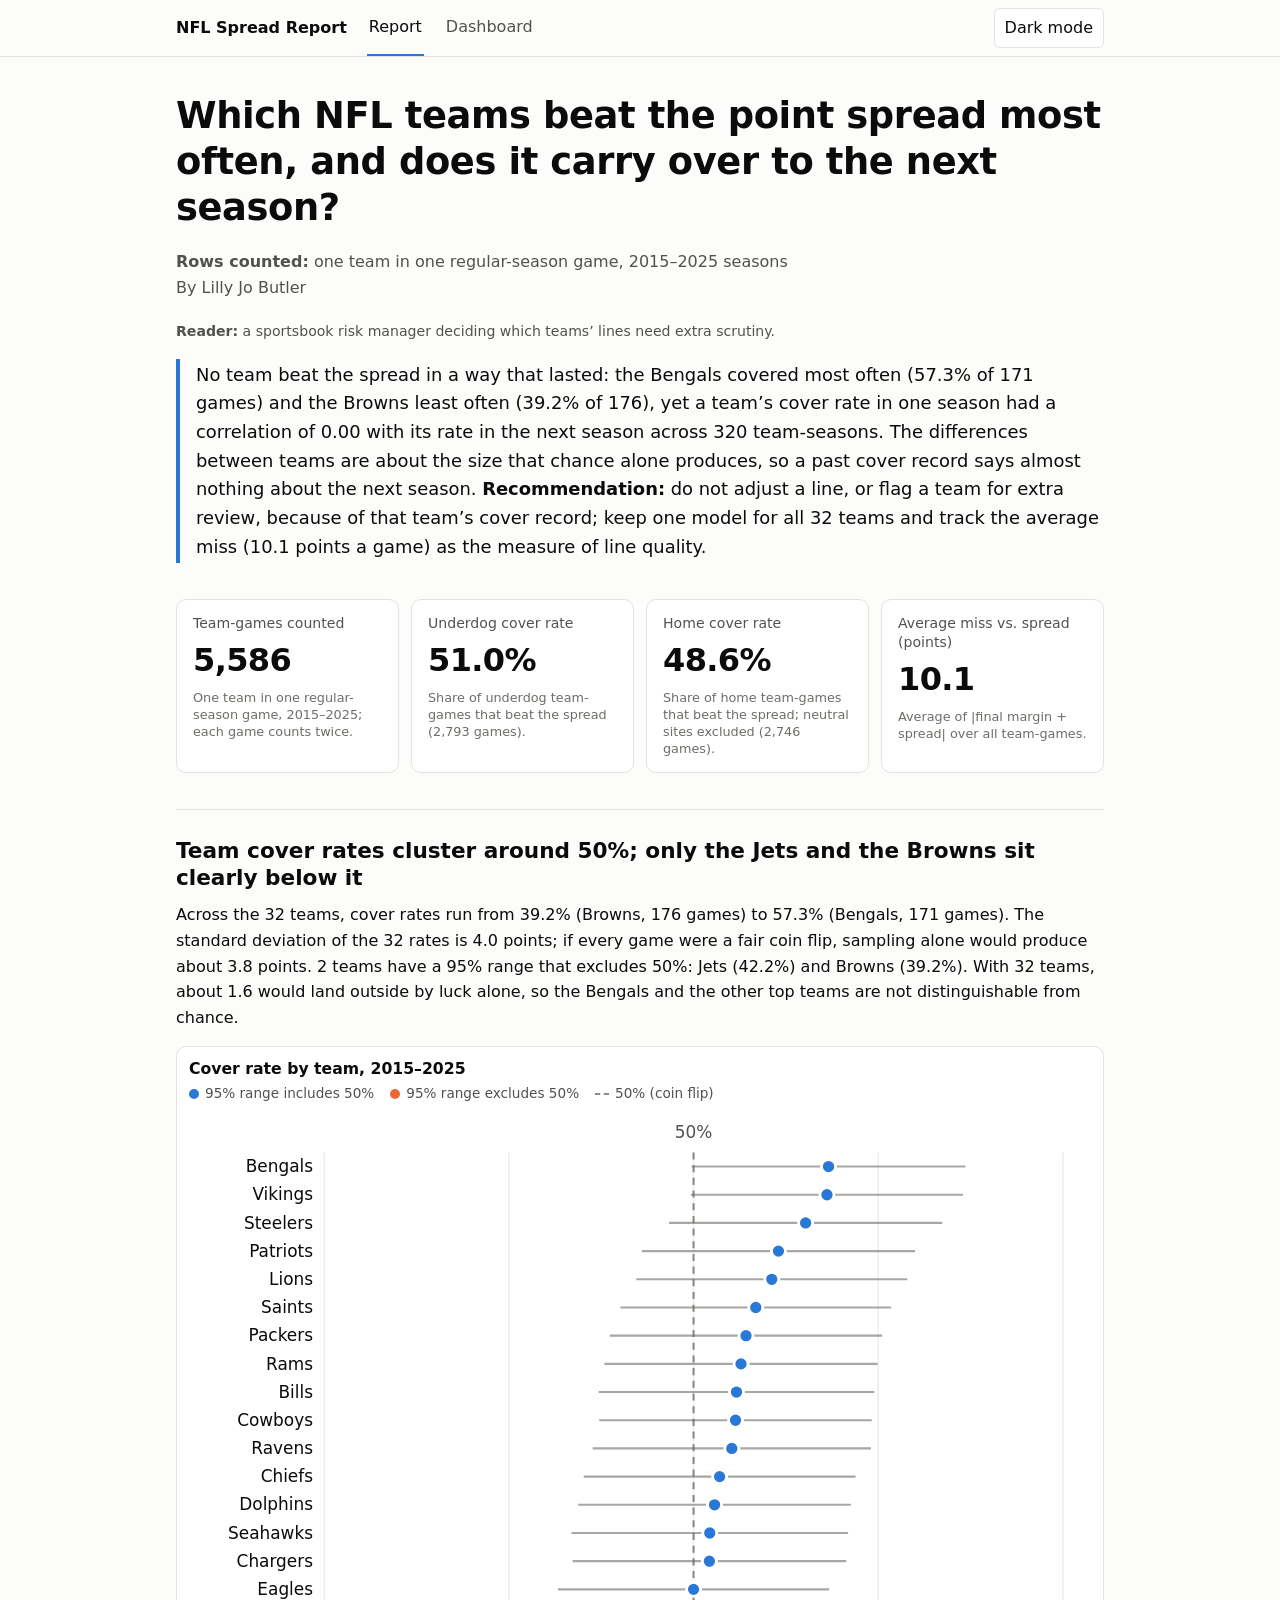
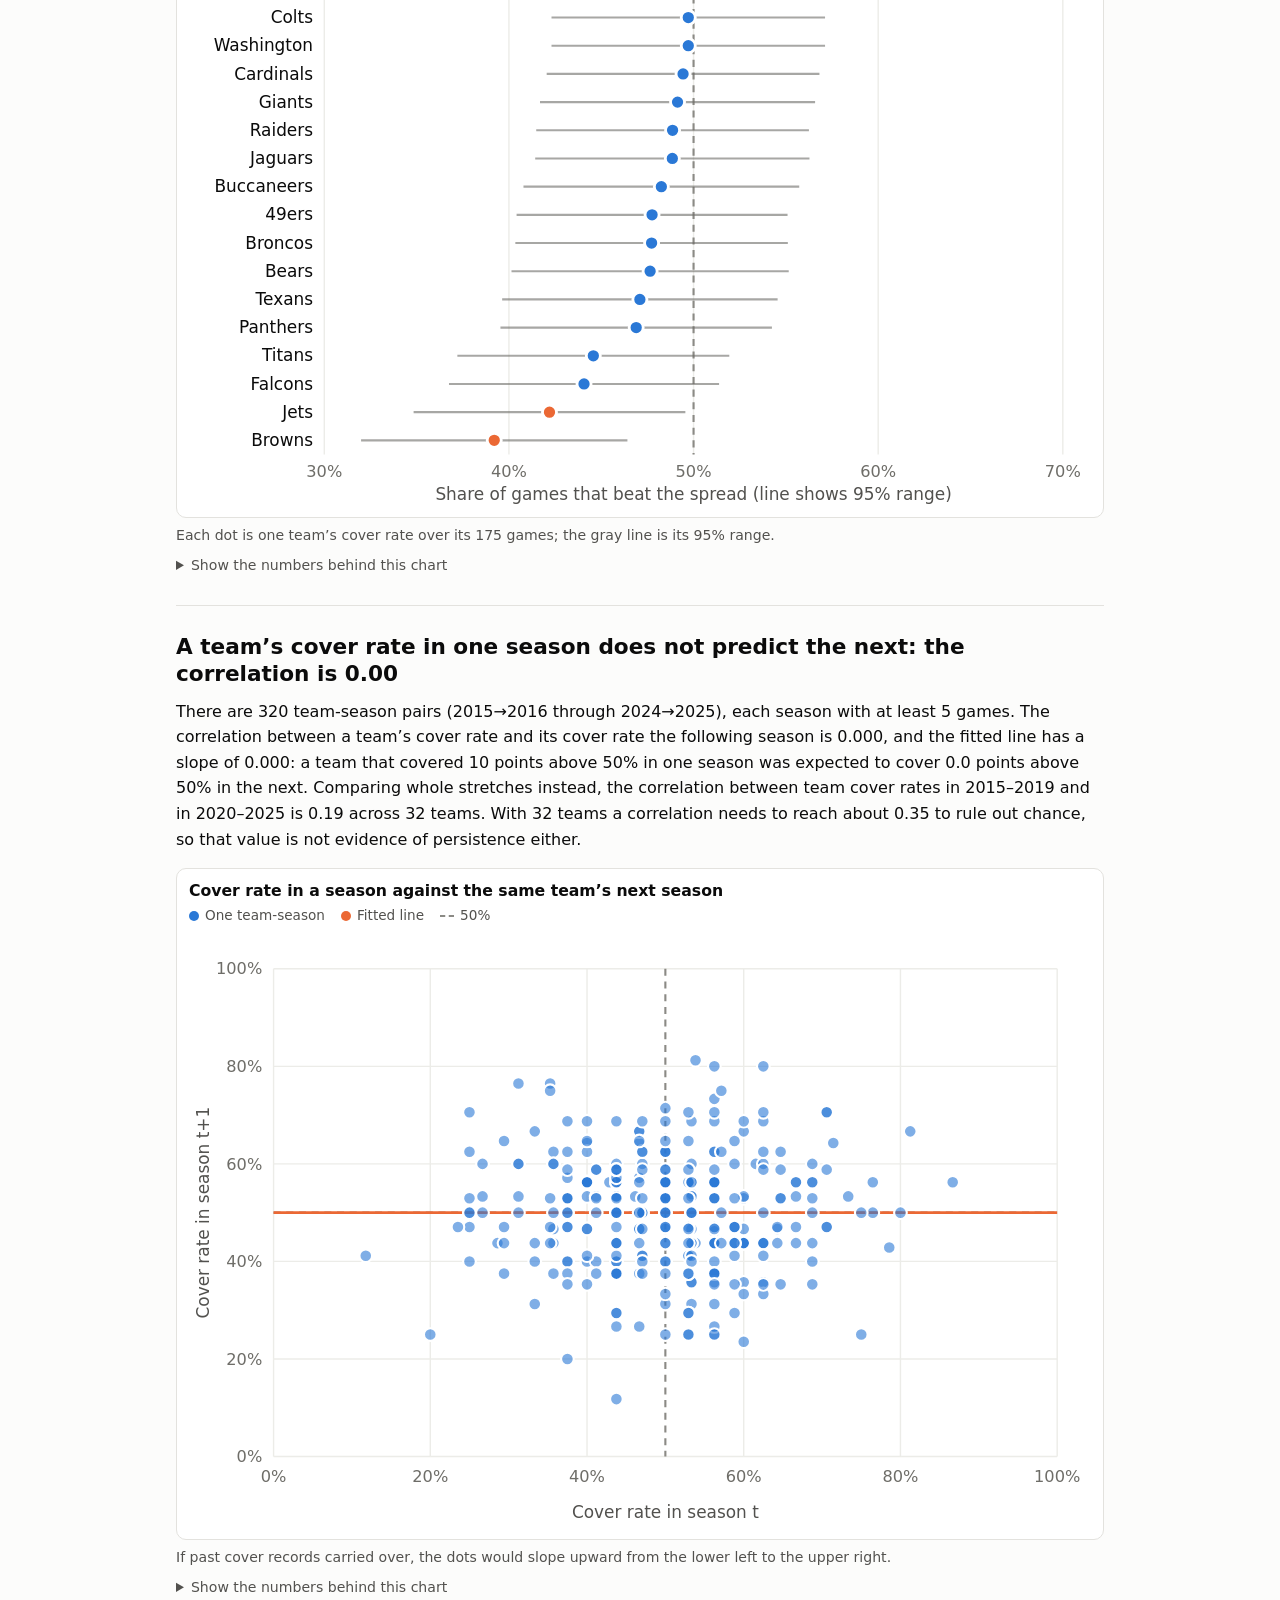
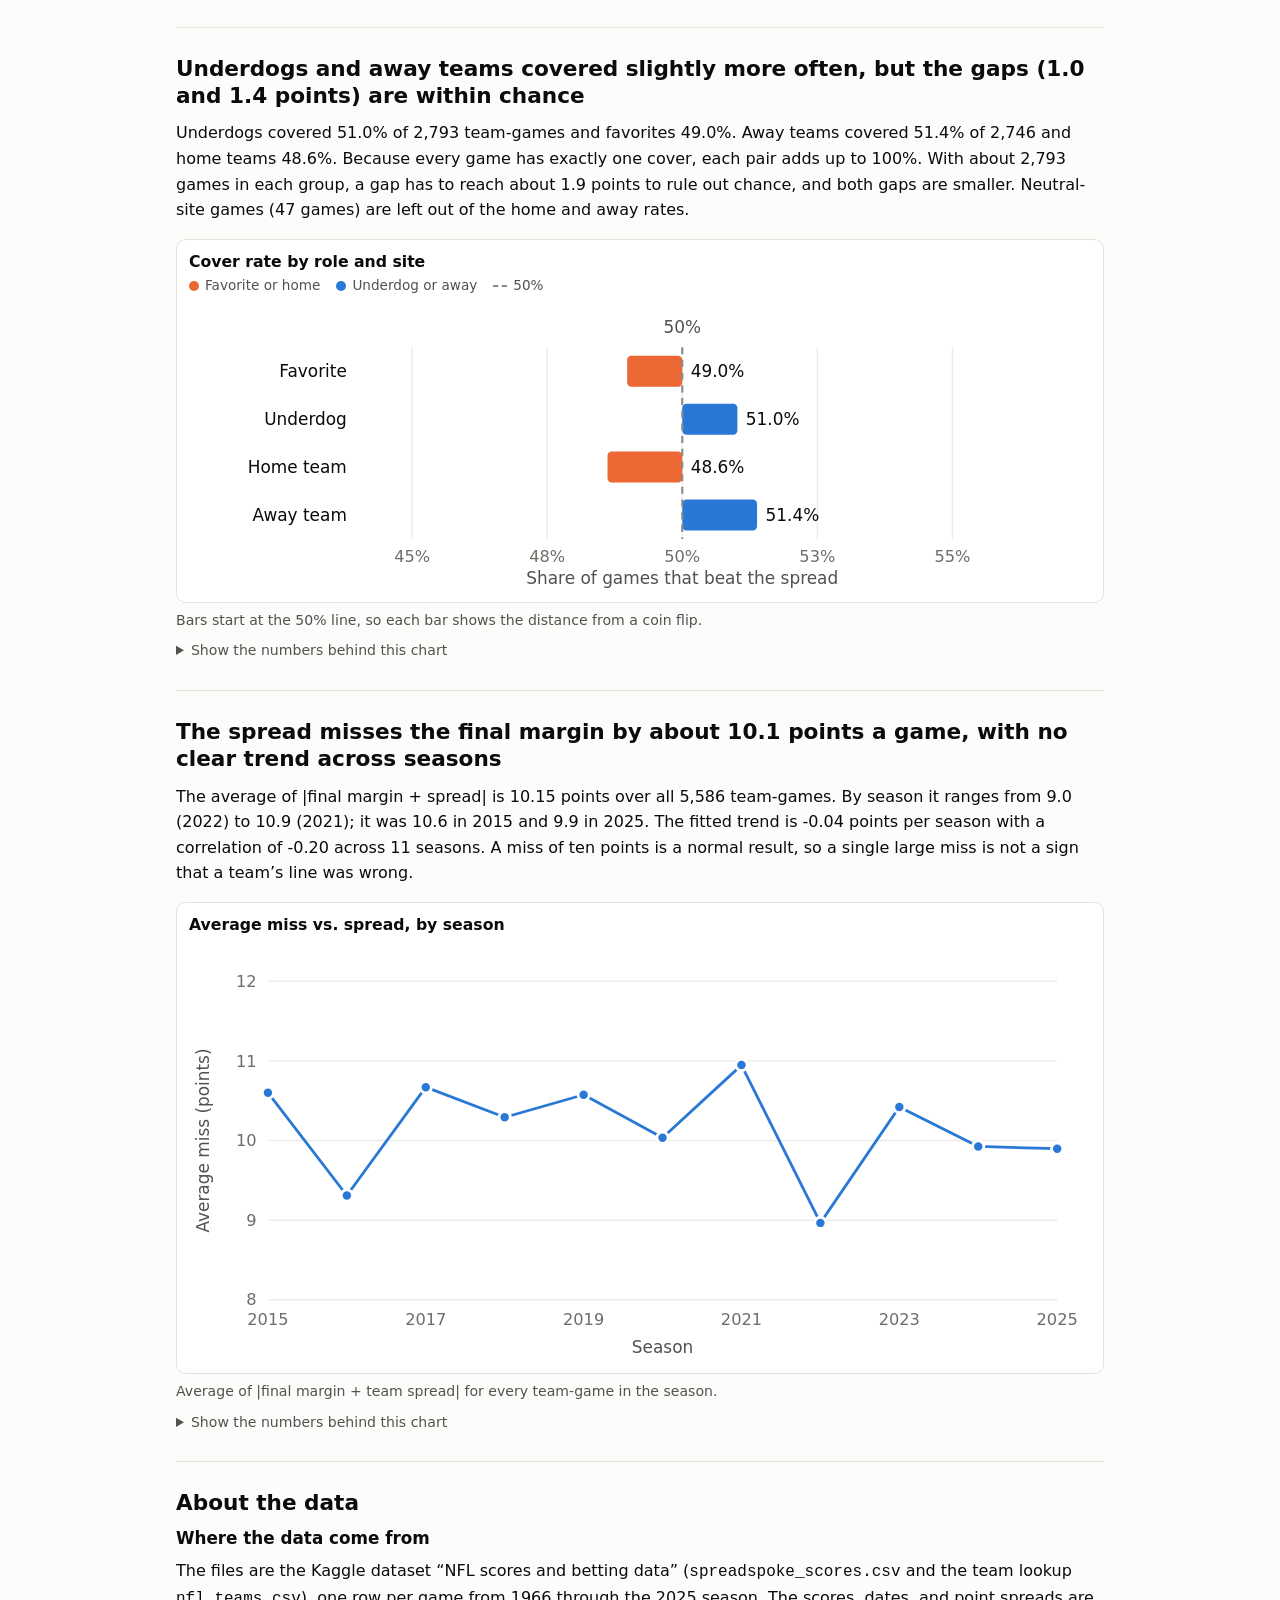
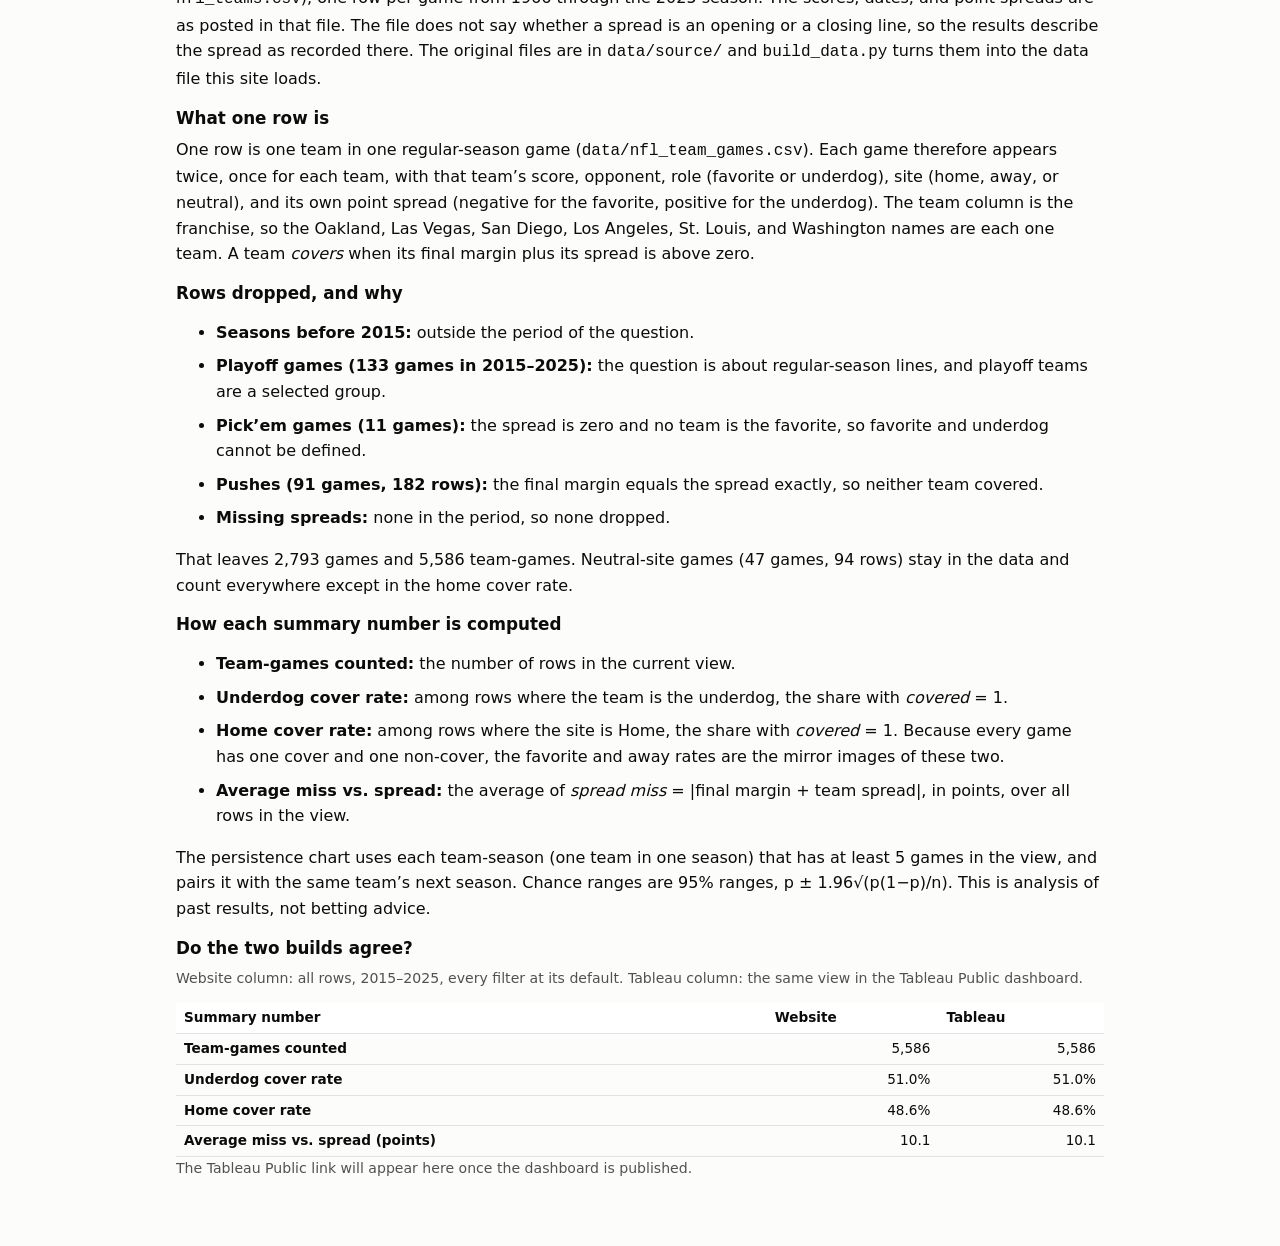
<file: index.html>
<!doctype html>
<html lang="en">
<head>
<meta charset="utf-8">
<meta name="viewport" content="width=device-width, initial-scale=1">
<title>Do NFL teams beat the spread? Report</title>
<meta name="description" content="Which NFL teams beat the point spread most often from 2015 to 2025, and does it carry over to the next season?">
<link rel="stylesheet" href="style.css">
</head>
<body>
<nav class="nav" aria-label="Main">
  <div class="wrap">
    <a class="brand" href="index.html">NFL Spread Report</a>
    <a class="link" href="index.html" aria-current="page">Report</a>
    <a class="link" href="dashboard.html">Dashboard</a>
    <span class="spacer"></span>
    <button id="theme-toggle" type="button">Dark mode</button>
  </div>
</nav>

<main class="wrap">
  <header class="hero">
    <h1>Which NFL teams beat the point spread most often, and does it carry over to the next season?</h1>
    <p class="byline"><strong>Rows counted:</strong> one team in one regular-season game, 2015&ndash;2025 seasons<br>
      By <span id="author">Your Name</span></p>
    <p class="small"><strong>Reader:</strong> a sportsbook risk manager deciding which teams&rsquo; lines need extra scrutiny.</p>
    <p class="answer" id="answer" aria-live="polite">Loading the data&hellip;</p>
  </header>

  <section aria-label="Summary numbers">
    <div class="cards" id="cards"></div>
  </section>

  <div id="findings"></div>

  <section class="closing" id="about">
    <h2>About the data</h2>
    <h3>Where the data come from</h3>
    <p>The files are the Kaggle dataset &ldquo;NFL scores and betting data&rdquo; (<code>spreadspoke_scores.csv</code> and the team lookup <code>nfl_teams.csv</code>), one row per game from 1966 through the 2025 season. The scores, dates, and point spreads are as posted in that file. The file does not say whether a spread is an opening or a closing line, so the results describe the spread as recorded there. The original files are in <code>data/source/</code> and <code>build_data.py</code> turns them into the data file this site loads.</p>
    <h3>What one row is</h3>
    <p>One row is one team in one regular-season game (<code>data/nfl_team_games.csv</code>). Each game therefore appears twice, once for each team, with that team&rsquo;s score, opponent, role (favorite or underdog), site (home, away, or neutral), and its own point spread (negative for the favorite, positive for the underdog). The team column is the franchise, so the Oakland, Las Vegas, San Diego, Los Angeles, St. Louis, and Washington names are each one team. A team <em>covers</em> when its final margin plus its spread is above zero.</p>
    <h3>Rows dropped, and why</h3>
    <ul>
      <li><strong>Seasons before 2015:</strong> outside the period of the question.</li>
      <li><strong>Playoff games (133 games in 2015&ndash;2025):</strong> the question is about regular-season lines, and playoff teams are a selected group.</li>
      <li><strong>Pick&rsquo;em games (11 games):</strong> the spread is zero and no team is the favorite, so favorite and underdog cannot be defined.</li>
      <li><strong>Pushes (91 games, 182 rows):</strong> the final margin equals the spread exactly, so neither team covered.</li>
      <li><strong>Missing spreads:</strong> none in the period, so none dropped.</li>
    </ul>
    <p>That leaves 2,793 games and 5,586 team-games. Neutral-site games (47 games, 94 rows) stay in the data and count everywhere except in the home cover rate.</p>
    <h3>How each summary number is computed</h3>
    <ul>
      <li><strong>Team-games counted:</strong> the number of rows in the current view.</li>
      <li><strong>Underdog cover rate:</strong> among rows where the team is the underdog, the share with <em>covered</em> = 1.</li>
      <li><strong>Home cover rate:</strong> among rows where the site is Home, the share with <em>covered</em> = 1. Because every game has one cover and one non-cover, the favorite and away rates are the mirror images of these two.</li>
      <li><strong>Average miss vs. spread:</strong> the average of <em>spread miss</em> = |final margin + team spread|, in points, over all rows in the view.</li>
    </ul>
    <p>The persistence chart uses each team-season (one team in one season) that has at least 5 games in the view, and pairs it with the same team&rsquo;s next season. Chance ranges are 95% ranges, p &plusmn; 1.96&radic;(p(1&minus;p)/n). This is analysis of past results, not betting advice.</p>

    <h3 id="agree-h">Do the two builds agree?</h3>
    <p class="small">Website column: all rows, 2015&ndash;2025, every filter at its default. Tableau column: the same view in the Tableau Public dashboard.</p>
    <div id="agree"></div>
  </section>
</main>

<script src="app.js"></script>
<script src="charts.js"></script>
<script src="report.js"></script>
</body>
</html>
</file>
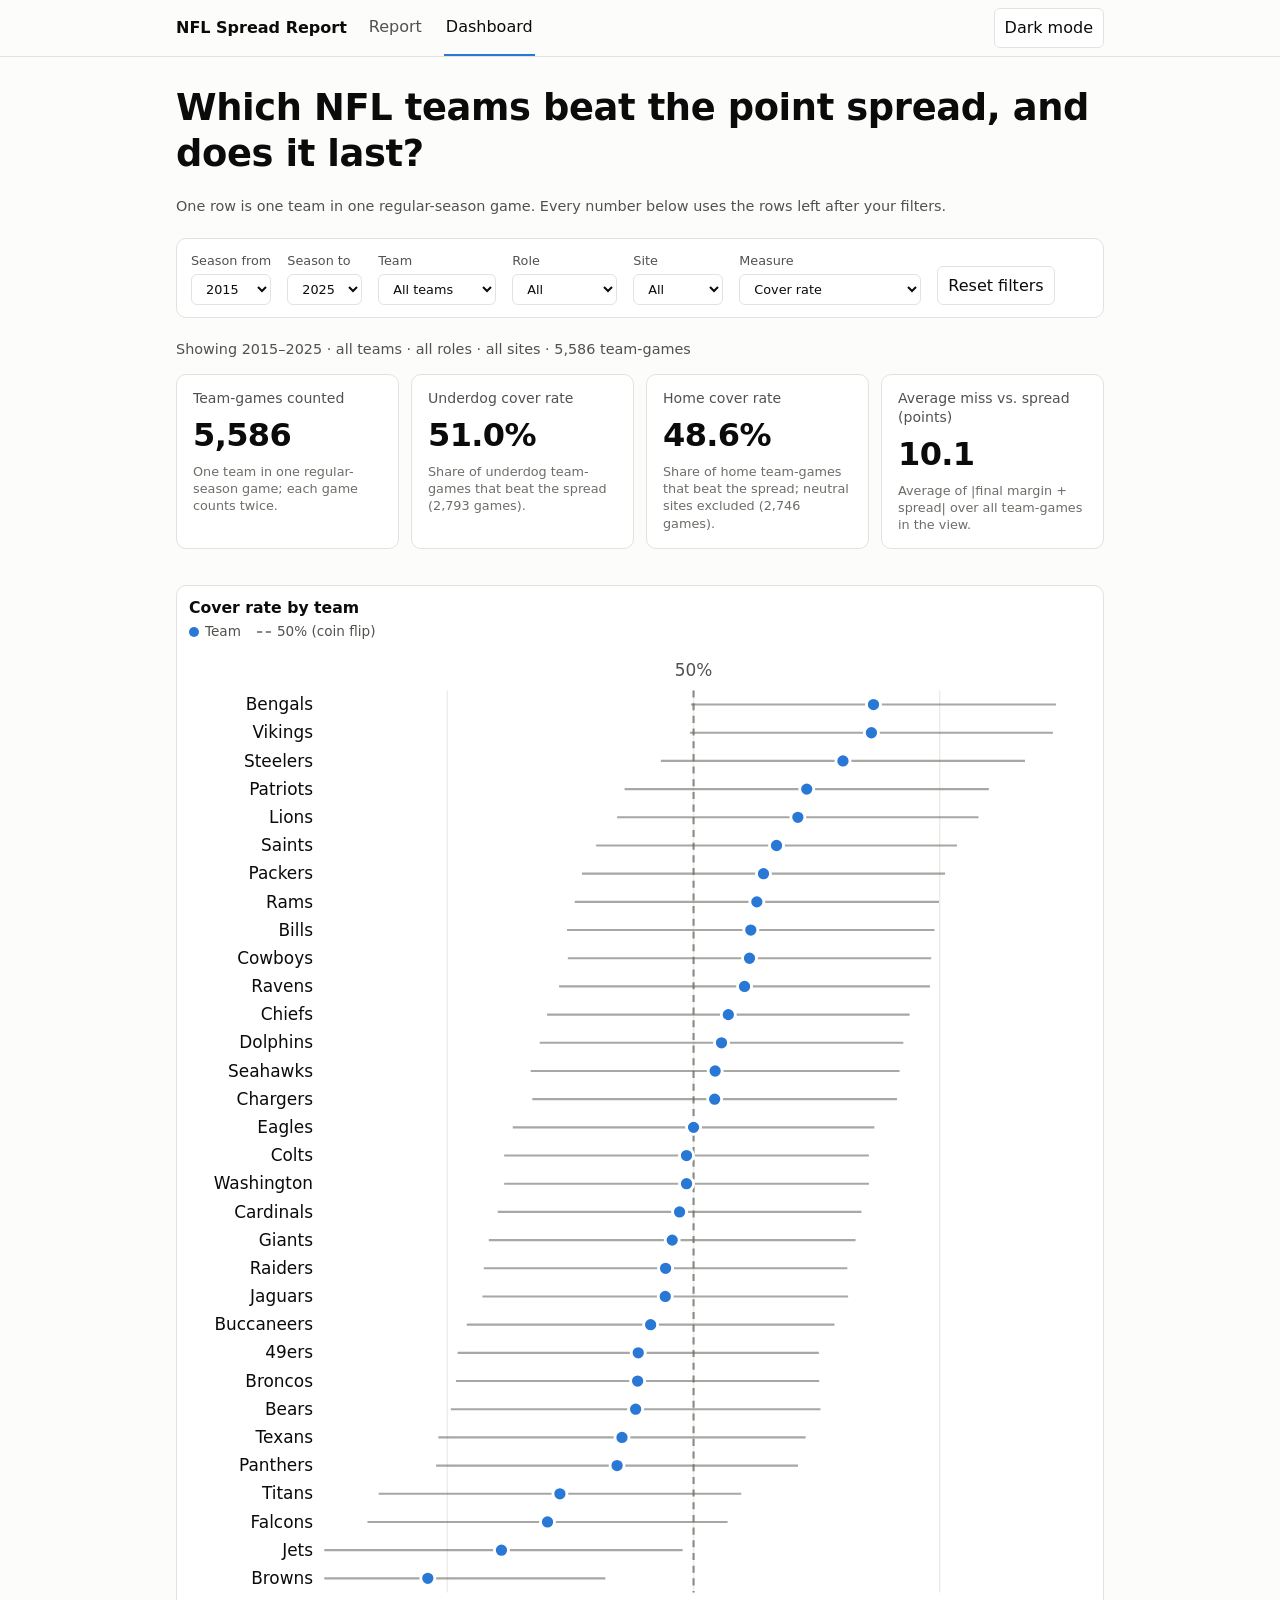
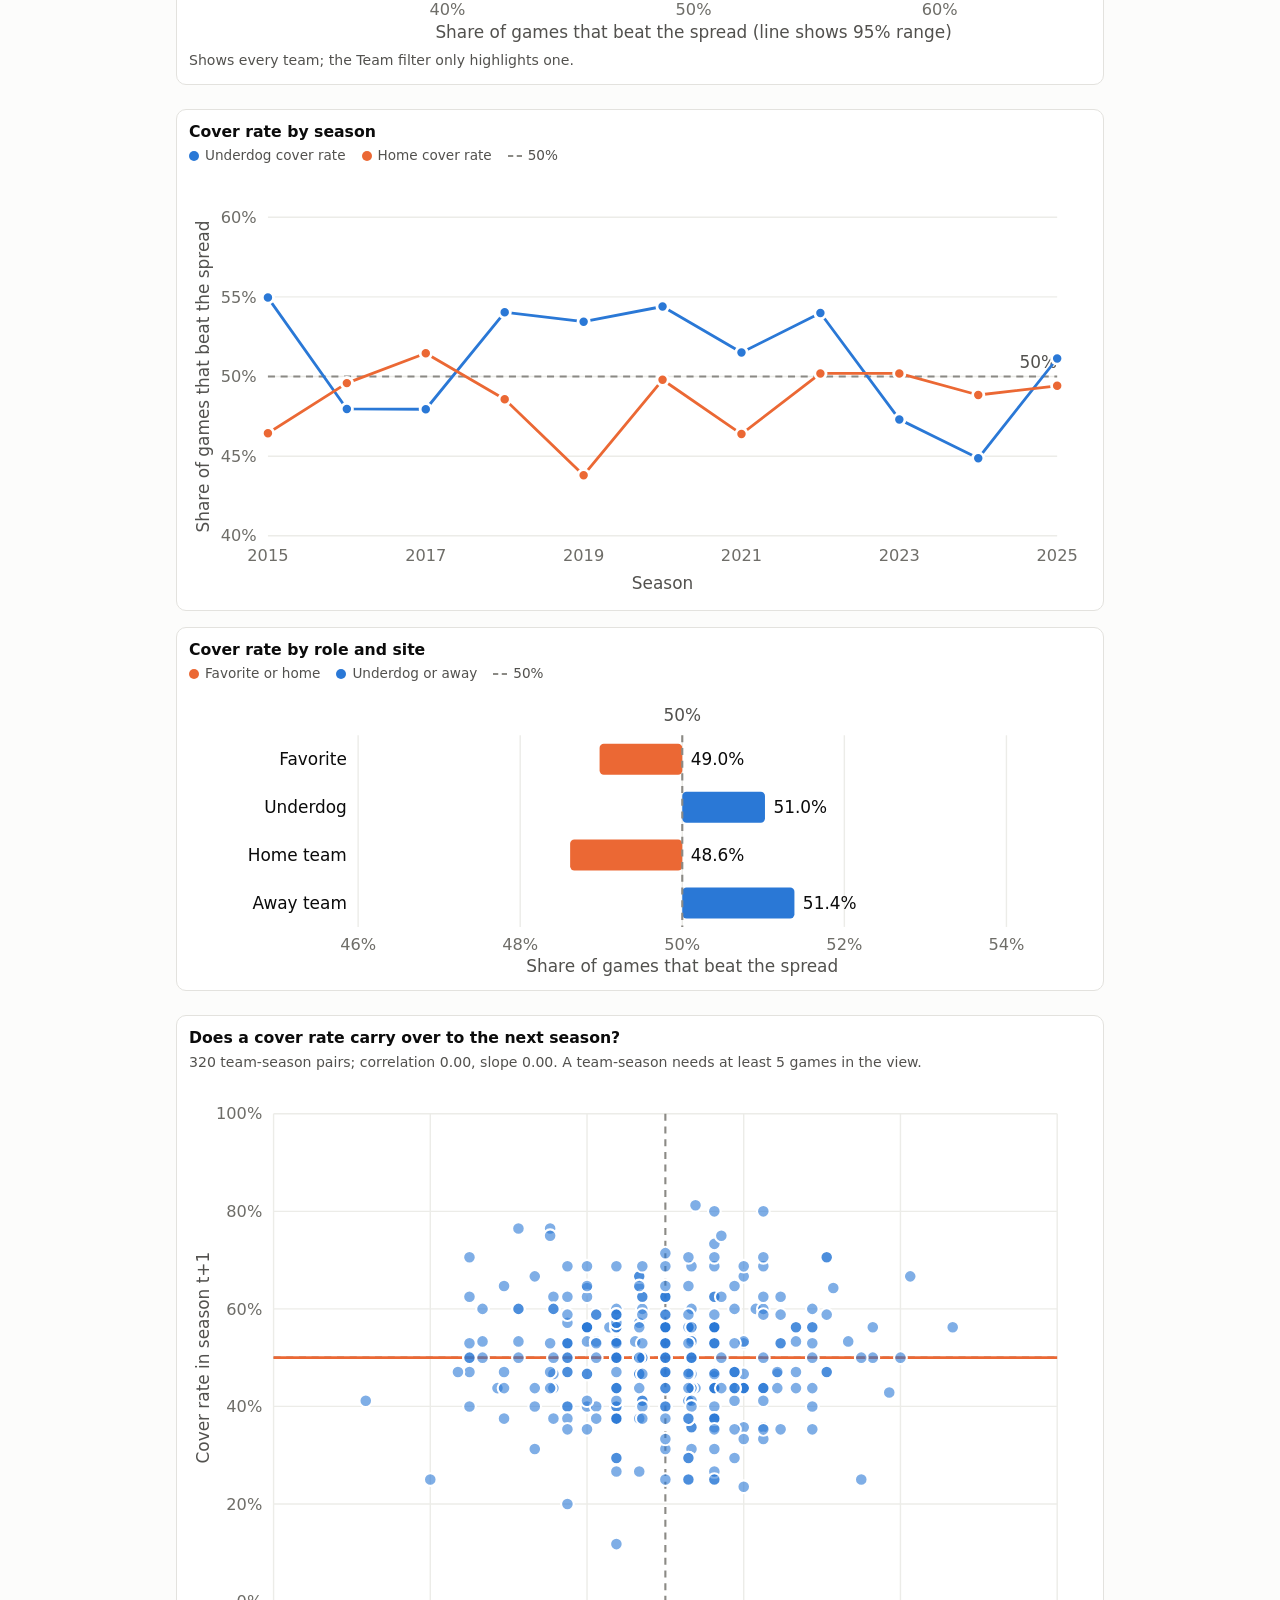
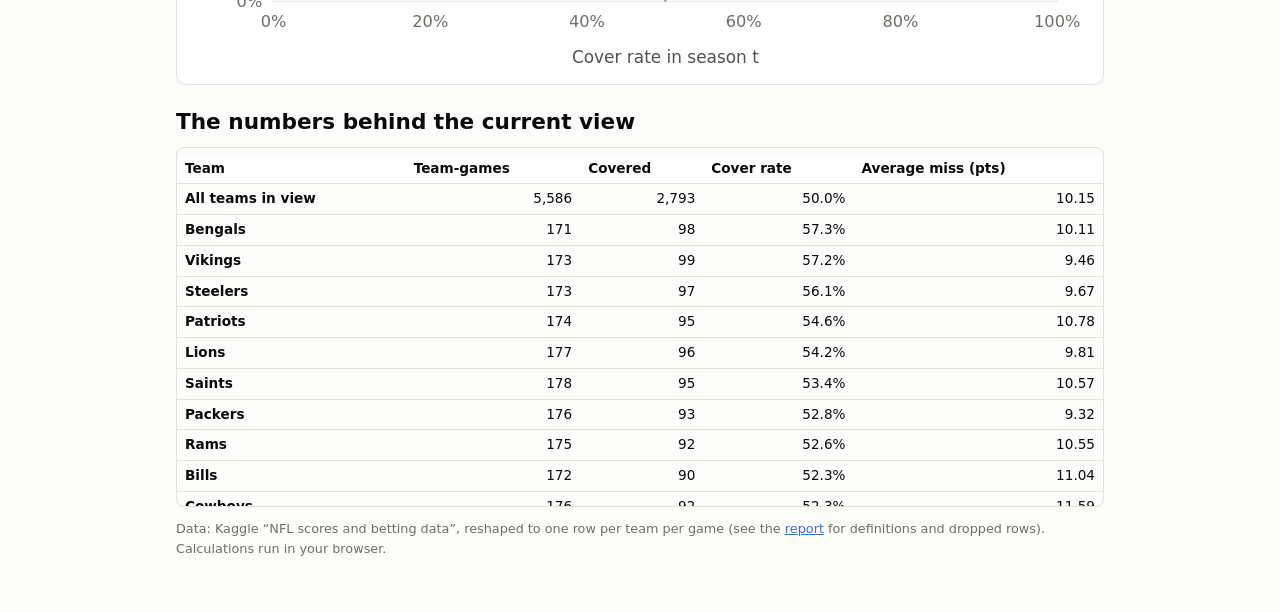
<file: dashboard.html>
<!doctype html>
<html lang="en">
<head>
<meta charset="utf-8">
<meta name="viewport" content="width=device-width, initial-scale=1">
<title>Do NFL teams beat the spread? Dashboard</title>
<meta name="description" content="Interactive dashboard: NFL team cover rates against the point spread, 2015 to 2025, with filters for season, team, role, and site.">
<link rel="stylesheet" href="style.css">
</head>
<body>
<nav class="nav" aria-label="Main">
  <div class="wrap">
    <a class="brand" href="index.html">NFL Spread Report</a>
    <a class="link" href="index.html">Report</a>
    <a class="link" href="dashboard.html" aria-current="page">Dashboard</a>
    <span class="spacer"></span>
    <button id="theme-toggle" type="button">Dark mode</button>
  </div>
</nav>

<main class="wrap">
  <h1 style="margin-top:28px">Which NFL teams beat the point spread, and does it last?</h1>
  <p class="viewline">One row is one team in one regular-season game. Every number below uses the rows left after your filters.</p>

  <form class="filters" id="filters" aria-label="Filters" onsubmit="return false">
    <label>Season from <select id="f-from"></select></label>
    <label>Season to <select id="f-to"></select></label>
    <label>Team <select id="f-team"></select></label>
    <label>Role <select id="f-role"><option value="All">All</option><option>Favorite</option><option>Underdog</option></select></label>
    <label>Site <select id="f-site"><option value="All">All</option><option>Home</option><option>Away</option><option>Neutral</option></select></label>
    <label>Measure <select id="f-measure"><option value="rate">Cover rate</option><option value="miss">Average miss (points)</option></select></label>
    <button type="button" id="reset">Reset filters</button>
  </form>
  <p class="viewline" id="viewline" aria-live="polite"></p>

  <div class="cards" id="cards"></div>

  <div class="dash-grid">
    <div class="chart" id="c-team"></div>
  </div>
  <div class="dash-grid">
    <div class="chart" id="c-season"></div>
    <div class="chart" id="c-group"></div>
  </div>
  <div class="dash-grid">
    <div class="chart" id="c-persist"></div>
  </div>

  <h2>The numbers behind the current view</h2>
  <div class="scroll" id="table"></div>
  <p class="footer">Data: Kaggle &ldquo;NFL scores and betting data&rdquo;, reshaped to one row per team per game (see the <a href="index.html#about">report</a> for definitions and dropped rows). Calculations run in your browser.</p>
</main>

<script src="app.js"></script>
<script src="charts.js"></script>
<script src="dashboard.js"></script>
</body>
</html>
</file>
<file: style.css>
/* style.css - one look for both pages. Colors are tokens; dark mode swaps them in one place. */
:root {
  color-scheme: light;
  --bg: #fcfcfb; --surface: #ffffff; --line: #e3e2de;
  --text: #0b0b0b; --text2: #52514e; --muted: #6e6d68;
  --blue: #2a78d6; --orange: #eb6834; --orange-text: #b8431a;
  --grid: #ececE8; --ref: #8b8a85;
}
@media (prefers-color-scheme: dark) {
  :root:where(:not([data-theme="light"])) {
    color-scheme: dark;
    --bg: #1a1a19; --surface: #222221; --line: #3a3a38;
    --text: #f0efec; --text2: #c3c2b7; --muted: #a09f98;
    --blue: #3987e5; --orange: #d95926; --orange-text: #f08a63;
    --grid: #2d2d2b; --ref: #8b8a85;
  }
}
:root[data-theme="dark"] {
  color-scheme: dark;
  --bg: #1a1a19; --surface: #222221; --line: #3a3a38;
  --text: #f0efec; --text2: #c3c2b7; --muted: #a09f98;
  --blue: #3987e5; --orange: #d95926; --orange-text: #f08a63;
  --grid: #2d2d2b; --ref: #8b8a85;
}

* { box-sizing: border-box; }
html { -webkit-text-size-adjust: 100%; }
body { margin: 0; background: var(--bg); color: var(--text); font: 16px/1.6 system-ui, -apple-system, "Segoe UI", Roboto, Helvetica, Arial, sans-serif; }
a { color: var(--blue); }
h1, h2, h3 { line-height: 1.25; margin: 0 0 .5em; }
h1 { font-size: clamp(1.6rem, 4.5vw, 2.3rem); letter-spacing: -.01em; }
h2 { font-size: 1.35rem; }
h3 { font-size: 1.05rem; }
p { margin: 0 0 1em; }
.wrap { max-width: 960px; margin: 0 auto; padding: 0 16px; }

/* navigation bar */
.nav { position: sticky; top: 0; z-index: 10; background: var(--bg); border-bottom: 1px solid var(--line); }
.nav .wrap { display: flex; align-items: center; gap: 20px; min-height: 52px; flex-wrap: wrap; }
.nav .brand { font-weight: 700; color: var(--text); text-decoration: none; }
.nav a.link { color: var(--text2); text-decoration: none; padding: 14px 2px; border-bottom: 2px solid transparent; }
.nav a.link[aria-current="page"] { color: var(--text); border-bottom-color: var(--blue); }
.nav .spacer { flex: 1; }
button, select { font: inherit; color: var(--text); background: var(--surface); border: 1px solid var(--line); border-radius: 6px; padding: 6px 10px; }
button { cursor: pointer; }
button:hover { border-color: var(--muted); }
:focus-visible { outline: 2px solid var(--blue); outline-offset: 2px; }

/* report */
header.hero { padding: 36px 0 8px; }
.byline { color: var(--text2); margin: 0 0 20px; }
.answer { font-size: 1.12rem; border-left: 4px solid var(--blue); padding: 2px 0 2px 16px; margin: 16px 0 28px; }
.cards { display: grid; grid-template-columns: repeat(auto-fit, minmax(190px, 1fr)); gap: 12px; margin: 0 0 36px; }
.card { background: var(--surface); border: 1px solid var(--line); border-radius: 10px; padding: 14px 16px; }
.card .label { color: var(--text2); font-size: .88rem; line-height: 1.35; }
.card .value { font-size: 2rem; font-weight: 700; letter-spacing: -.02em; margin: 2px 0; font-variant-numeric: tabular-nums; }
.card .note { color: var(--muted); font-size: .8rem; line-height: 1.35; }
section.finding { padding: 28px 0; border-top: 1px solid var(--line); }
figure { margin: 16px 0 0; }
figcaption { color: var(--text2); font-size: .88rem; margin-top: 6px; }
.chart { background: var(--surface); border: 1px solid var(--line); border-radius: 10px; padding: 12px; }
.chart svg { display: block; width: 100%; height: auto; }
.chart h3 { font-size: .98rem; margin: 0 0 4px; }
.legend { display: flex; flex-wrap: wrap; gap: 4px 16px; color: var(--text2); font-size: .85rem; margin: 4px 0 8px; }
.legend span::before { content: ""; display: inline-block; width: 10px; height: 10px; border-radius: 50%; margin-right: 6px; vertical-align: -1px; background: var(--blue); }
.legend span.b2::before { background: var(--orange); }
.legend span.ln::before { width: 14px; height: 0; border-radius: 0; border-top: 2px dashed var(--ref); background: none; vertical-align: 3px; }
details { margin-top: 8px; color: var(--text2); font-size: .88rem; }
details summary { cursor: pointer; }
table.data { border-collapse: collapse; width: 100%; font-size: .85rem; font-variant-numeric: tabular-nums; margin-top: 6px; }
table.data th, table.data td { border-bottom: 1px solid var(--line); padding: 4px 8px; text-align: right; }
table.data th:first-child, table.data thead th { text-align: left; }
table.data thead th { position: sticky; top: 0; background: var(--surface); }
.scroll { max-height: 360px; overflow: auto; border: 1px solid var(--line); border-radius: 8px; }
section.closing { padding: 28px 0 60px; border-top: 1px solid var(--line); color: var(--text); }
section.closing li { margin-bottom: .5em; }
.small { font-size: .88rem; color: var(--text2); }
.tag { display: inline-block; background: var(--line); border-radius: 4px; padding: 0 6px; font-size: .8rem; color: var(--text2); }
.agree td.diff { color: var(--orange-text); font-weight: 600; }

/* chart marks */
.c-grid { stroke: var(--grid); stroke-width: 1; }
.c-ref { stroke: var(--ref); stroke-width: 1.5; stroke-dasharray: 5 4; }
.c-tick { fill: var(--muted); font-size: 11.5px; }
.c-label { fill: var(--text2); font-size: 12px; }
.c-text { fill: var(--text); font-size: 12px; }
.c-dot1, .c-pt.s1, .c-bar1, .c-sc { fill: var(--blue); }
.c-dot2, .c-pt.s2, .c-bar2 { fill: var(--orange); }
.c-dot1, .c-dot2, .c-pt { stroke: var(--surface); stroke-width: 2; }
.c-sc { fill-opacity: .6; stroke: var(--surface); stroke-width: 1.5; }
.c-whisk { stroke: var(--muted); stroke-width: 1.5; opacity: .6; }
.c-line { fill: none; stroke-width: 2; stroke-linejoin: round; }
.c-line.s1 { stroke: var(--blue); } .c-line.s2 { stroke: var(--orange); }
.c-fit { stroke: var(--orange); stroke-width: 2; }
.hit { cursor: default; }
#tip { position: fixed; display: none; pointer-events: none; z-index: 50; background: var(--text); color: var(--bg); border-radius: 6px; padding: 5px 9px; font-size: .82rem; max-width: 280px; }

/* dashboard */
.filters { display: flex; flex-wrap: wrap; gap: 12px 16px; align-items: flex-end; background: var(--surface); border: 1px solid var(--line); border-radius: 10px; padding: 12px 14px; margin: 20px 0; }
.filters label { display: flex; flex-direction: column; font-size: .8rem; color: var(--text2); gap: 3px; }
.dash-grid { display: grid; grid-template-columns: 1fr; gap: 16px; margin-bottom: 24px; }
@media (min-width: 860px) { .dash-grid.two { grid-template-columns: 1fr 1fr; } }
.viewline { color: var(--text2); font-size: .9rem; margin: 0 0 12px; }
.footer { color: var(--muted); font-size: .8rem; padding: 12px 0 40px; }
</file>
